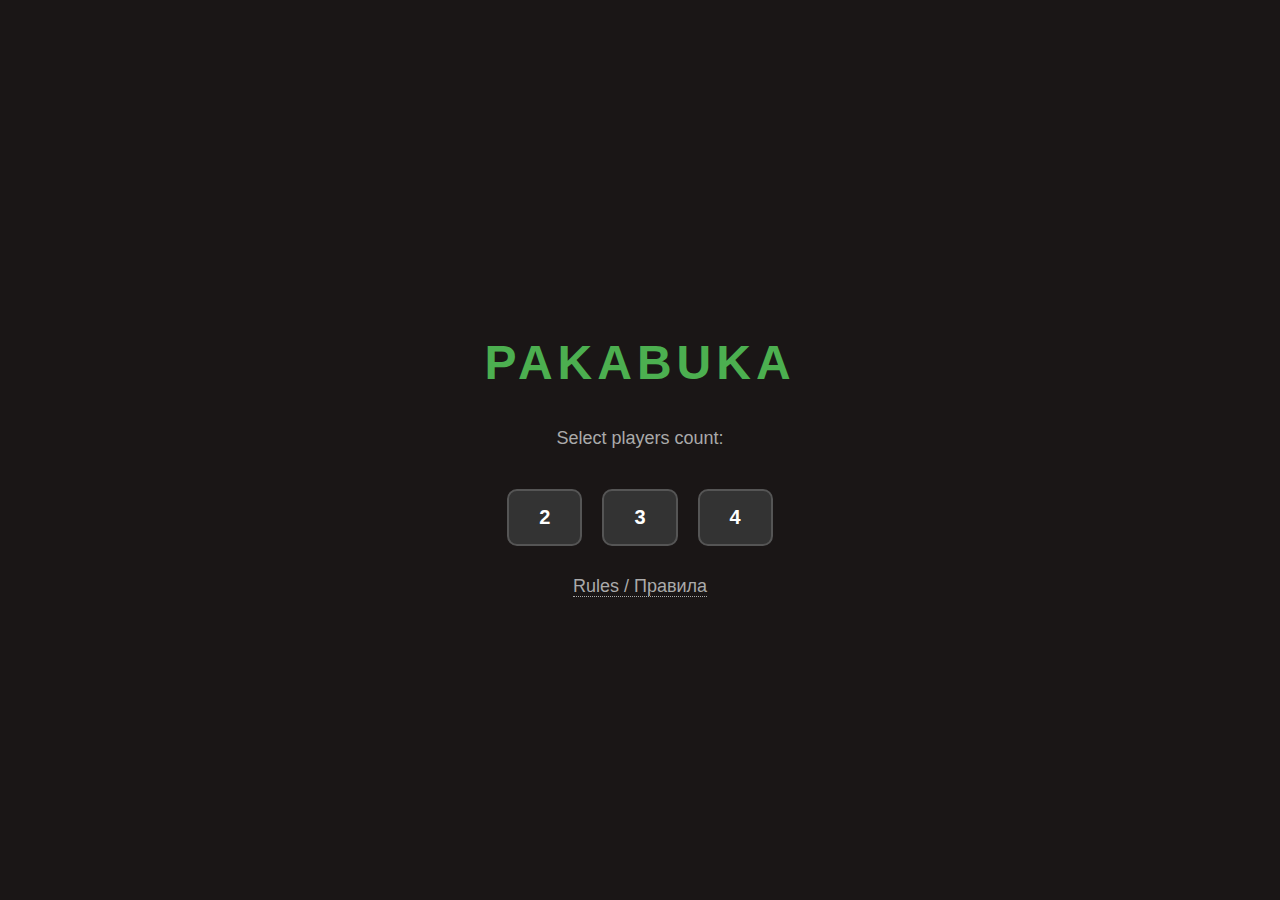
<file: index.html>
<!DOCTYPE html>
<html lang="ru">
<head>
    <meta charset="UTF-8">
    <meta name="viewport" content="width=device-width, initial-scale=1.0, maximum-scale=1.0, user-scalable=no">
    <meta name="apple-mobile-web-app-capable" content="yes"> <meta name="apple-mobile-web-app-status-bar-style" content="black-translucent"> <meta name="mobile-web-app-capable" content="yes"> <meta name="theme-color" content="#948181"> <title>PakaBuka</title>
    <title>ПакаБука</title>
    <link rel="stylesheet" href="style.css">
    <link href="https://fonts.googleapis.com/css2?family=Russo+One&display=swap" rel="stylesheet">
    <link href="https://fonts.googleapis.com/css2?family=Luckiest+Guy&display=swap" rel="stylesheet">
    <link rel="icon" type="image/png" href="favicon.png">
</head>
<body class="menu-active">
    <div id="start-menu">
        <h1>PakaBuka</h1>
        <p>Select players count:</p>
        <div class="menu-buttons">
            <button onclick="game.start(2)">2</button>
            <button onclick="game.start(3)">3</button>
            <button onclick="game.start(4)">4</button>
        </div>
        <div style="margin-top: 30px;">
            <a href="rules.html" style="color: #aaa; text-decoration: none; font-size: 18px; border-bottom: 1px dotted #aaa;">
                Rules / Правила
            </a>
        </div>
    </div>
    <div id="bot-setup-overlay" style="display: none;">
        <div class="bot-setup-box">
            <h2>WHO IS BOT?</h2>
            <div id="bot-rows-container">
                </div>
            <button class="start-confirm-btn" onclick="game.confirmStart()">GO!</button>
        </div>
    </div>

    <div id="modal-overlay">
        <div id="modal-box">
            <div id="modal-options"></div>
        </div>
    </div>
    <div id="test-badge" style="display: none;">Debug mode</div>
        <div id="debug-panel">
        <h3 style="margin: 0 0 10px 0; color: #FFD700;">Настройки UI</h3>
        <label>
            Фон:
            <input type="color" id="cfg-bg" value="#948181" oninput="game.updateStyle('--bg-color', this.value)">
        </label>
        <label>
            Точки (Цвет):
            <input type="color" id="cfg-dot-color" value="#252525" oninput="game.updateStyle('--dot-color', this.value)">
        </label>
        <label>
            Точки (Размер):
            <input type="range" id="cfg-dot-size" min="4" max="20" value="8" oninput="game.updateStyle('--dot-size', this.value + 'px')">
        </label>
        <label>
            Линии:
            <input type="color" id="cfg-line" value="#444444" oninput="game.updateStyle('--line-color', this.value)">
        </label>
    </div>
    <div id="game-field">
        
        <div id="center-hud">
            <div class="dice-container">
                <div id="dice1" class="dice-box">-</div>
                <div id="dice2" class="dice-box">-</div>
            </div>
            <button id="roll-btn" onclick="game.rollDice()">Throw</button>
            <div id="status-msg"></div>
        </div>
    </div>
    <canvas id="fireworks-canvas"></canvas>
    <script src="script.js"></script>
</body>
</html>
</file>
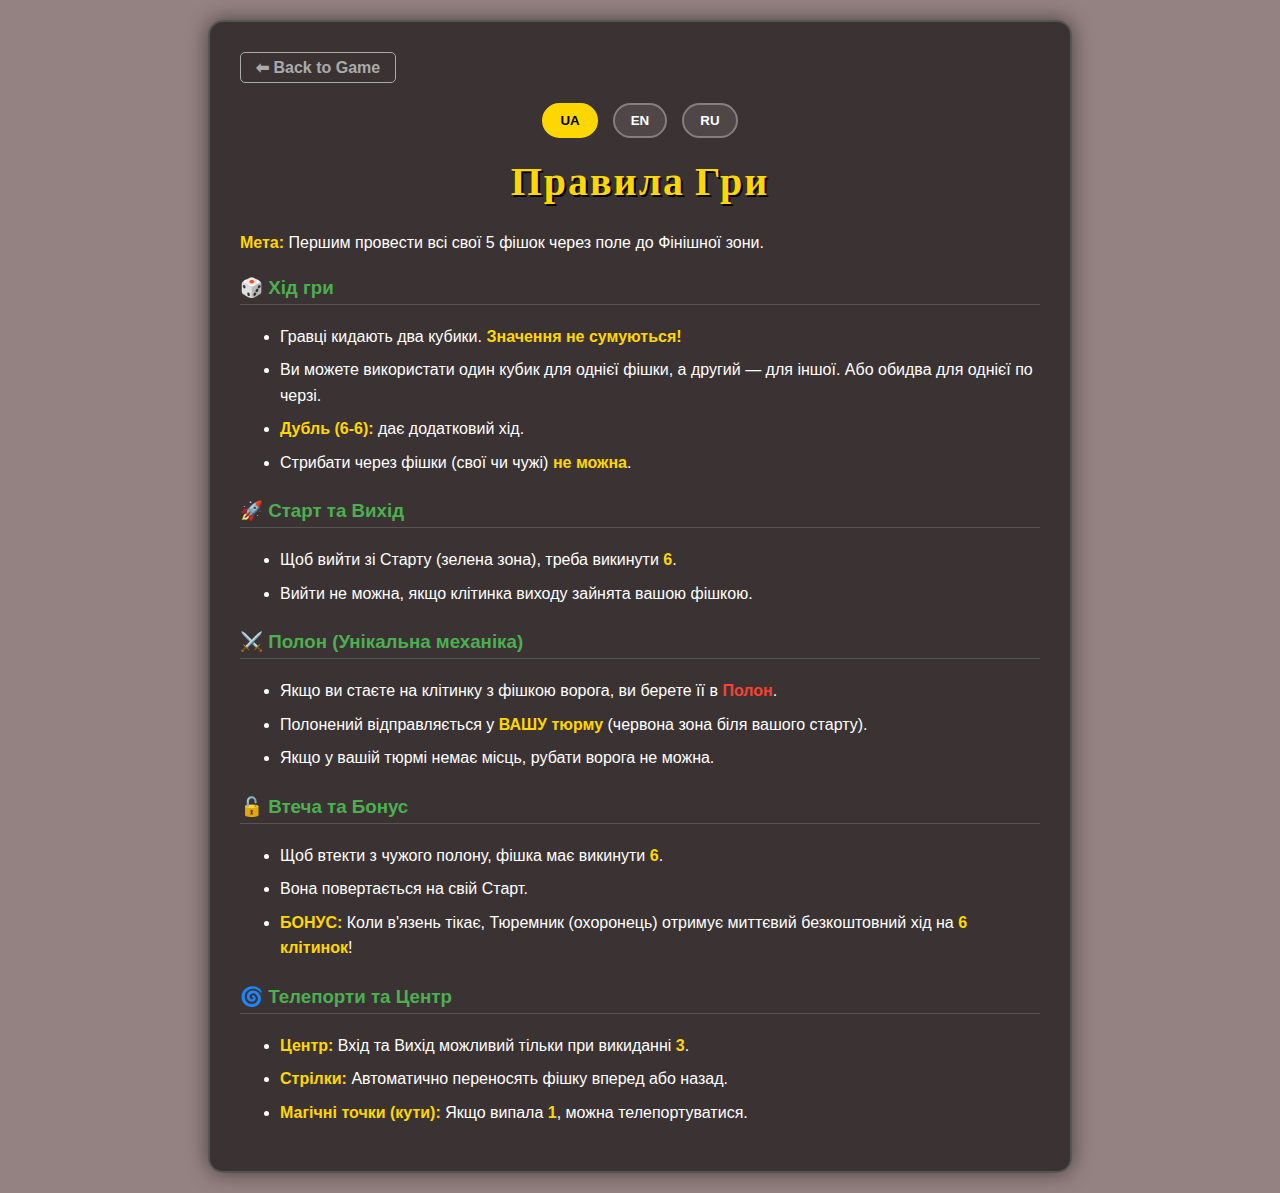
<file: rules.html>
<!DOCTYPE html>
<html lang="ru">
<head>
    <meta charset="UTF-8">
    <meta name="viewport" content="width=device-width, initial-scale=1.0">
    <title>PakaBuka Rules</title>
    <link href="https://fonts.googleapis.com/css2?family=Russo+One&display=swap" rel="stylesheet">
    <link href="https://fonts.googleapis.com/css2?family=Luckiest+Guy&display=swap" rel="stylesheet">
    <link rel="icon" type="image/png" href="favicon.png">
    
    <style>
        body {
            font-family: Arial, sans-serif;
            background-color: #948181; /* Основной цвет фона игры */
            color: #fff;
            margin: 0;
            padding: 20px;
            display: flex;
            flex-direction: column;
            align-items: center;
            min-height: 100vh;
        }

        .container {
            max-width: 800px;
            background: rgba(0, 0, 0, 0.6);
            padding: 30px;
            border-radius: 15px;
            border: 2px solid #555;
            box-shadow: 0 0 20px rgba(0,0,0,0.5);
        }

        h1 {
            font-family: 'Luckiest Guy', cursive;
            color: #FFD700;
            text-align: center;
            letter-spacing: 2px;
            margin-top: 0;
            text-shadow: 2px 2px 0 #000;
            font-size: 2.5em;
        }

        h3 {
            color: #4CAF50; /* Зеленый старт */
            border-bottom: 1px solid #555;
            padding-bottom: 5px;
            margin-top: 25px;
        }

        strong { color: #FFD700; }
        .red-text { color: #F44336; font-weight: bold; }
        .blue-text { color: #00FFFF; font-weight: bold; }

        /* Переключатель языков */
        .lang-switch {
            display: flex;
            justify-content: center;
            gap: 15px;
            margin-bottom: 20px;
        }

        .lang-btn {
            background: rgba(255,255,255,0.1);
            border: 2px solid rgba(255,255,255,0.3);
            color: white;
            padding: 8px 16px;
            border-radius: 20px;
            cursor: pointer;
            font-weight: bold;
            transition: 0.2s;
        }

        .lang-btn:hover, .lang-btn.active {
            background: #FFD700;
            color: black;
            border-color: #FFD700;
        }

        /* Кнопка назад */
        .back-btn {
            display: inline-block;
            margin-bottom: 20px;
            text-decoration: none;
            color: #aaa;
            font-weight: bold;
            border: 1px solid #aaa;
            padding: 5px 15px;
            border-radius: 5px;
            transition: 0.2s;
        }
        .back-btn:hover { background: #fff; color: #000; }

        .rules-content { display: none; }
        .rules-content.active { display: block; animation: fadeIn 0.5s; }

        @keyframes fadeIn {
            from { opacity: 0; } to { opacity: 1; }
        }

        ul { line-height: 1.6; }
        li { margin-bottom: 8px; }
    </style>
</head>
<body>

    <div class="container">
        <a href="index.html" class="back-btn">⬅ Back to Game</a>

        <div class="lang-switch">
            <button class="lang-btn active" onclick="setLang('ua', this)">UA</button>
            <button class="lang-btn" onclick="setLang('en', this)">EN</button>
            <button class="lang-btn" onclick="setLang('ru', this)">RU</button>
        </div>

        <div id="ua" class="rules-content active">
            <h1>Правила Гри</h1>
            <p><strong>Мета:</strong> Першим провести всі свої 5 фішок через поле до Фінішної зони.</p>

            <h3>🎲 Хід гри</h3>
            <ul>
                <li>Гравці кидають два кубики. <strong>Значення не сумуються!</strong></li>
                <li>Ви можете використати один кубик для однієї фішки, а другий — для іншої. Або обидва для однієї по черзі.</li>
                <li><strong>Дубль (6-6):</strong> дає додатковий хід.</li>
                <li>Стрибати через фішки (свої чи чужі) <strong>не можна</strong>.</li>
            </ul>

            <h3>🚀 Старт та Вихід</h3>
            <ul>
                <li>Щоб вийти зі Старту (зелена зона), треба викинути <strong>6</strong>.</li>
                <li>Вийти не можна, якщо клітинка виходу зайнята вашою фішкою.</li>
            </ul>

            <h3>⚔️ Полон (Унікальна механіка)</h3>
            <ul>
                <li>Якщо ви стаєте на клітинку з фішкою ворога, ви берете її в <span class="red-text">Полон</span>.</li>
                <li>Полонений відправляється у <strong>ВАШУ тюрму</strong> (червона зона біля вашого старту).</li>
                <li>Якщо у вашій тюрмі немає місць, рубати ворога не можна.</li>
            </ul>

            <h3>🔓 Втеча та Бонус</h3>
            <ul>
                <li>Щоб втекти з чужого полону, фішка має викинути <strong>6</strong>.</li>
                <li>Вона повертається на свій Старт.</li>
                <li><strong>БОНУС:</strong> Коли в'язень тікає, Тюремник (охоронець) отримує миттєвий безкоштовний хід на <strong>6 клітинок</strong>!</li>
            </ul>

            <h3>🌀 Телепорти та Центр</h3>
            <ul>
                <li><strong>Центр:</strong> Вхід та Вихід можливий тільки при викиданні <strong>3</strong>.</li>
                <li><strong>Стрілки:</strong> Автоматично переносять фішку вперед або назад.</li>
                <li><strong>Магічні точки (кути):</strong> Якщо випала <strong>1</strong>, можна телепортуватися.</li>
            </ul>
        </div>

        <div id="en" class="rules-content">
            <h1>Game Rules</h1>
            <p><strong>Goal:</strong> Be the first to move all 5 pieces around the board to your Finish zone.</p>

            <h3>🎲 Gameplay</h3>
            <ul>
                <li>Players roll two dice. <strong>Values are NOT summed up!</strong></li>
                <li>You can use one die for one piece and the second for another. Or both for the same piece sequentially.</li>
                <li><strong>Double (6-6):</strong> Grants an extra turn.</li>
                <li>You <strong>cannot</strong> jump over pieces (yours or opponents').</li>
            </ul>

            <h3>🚀 Start & Exit</h3>
            <ul>
                <li>To exit the Start (green zone), you must roll a <strong>6</strong>.</li>
                <li>You cannot exit if the spawn point is blocked by your own piece.</li>
            </ul>

            <h3>⚔️ Capture & Prison</h3>
            <ul>
                <li>If you land on an opponent's piece, you capture it into <span class="red-text">Prison</span>.</li>
                <li>The captured piece goes to <strong>YOUR Prison</strong> (red zone near your start), not their home.</li>
                <li>If your prison is full, you cannot capture enemies.</li>
            </ul>

            <h3>🔓 Escape & Warden Bonus</h3>
            <ul>
                <li>To escape from Prison, the captured piece must roll a <strong>6</strong>.</li>
                <li>It returns to its owner's Start.</li>
                <li><strong>WARDEN BONUS:</strong> When a prisoner escapes, the Warden (you) immediately gets a free move of <strong>6 steps</strong> with any piece!</li>
            </ul>

            <h3>🌀 Teleports & Center</h3>
            <ul>
                <li><strong>Center:</strong> Enter and Exit is only possible by rolling a <strong>3</strong>.</li>
                <li><strong>Arrows:</strong> Automatically move the piece forward or backward.</li>
                <li><strong>Magic Points (Corners):</strong> If you roll a <strong>1</strong>, you can teleport to the next sector.</li>
            </ul>
        </div>

        <div id="ru" class="rules-content">
            <h1>Правила Игры</h1>
            <p><strong>Цель:</strong> Первым провести все свои 5 фишек через поле в Финишную зону.</p>

            <h3>🎲 Ход игры</h3>
            <ul>
                <li>Игроки бросают два кубика. <strong>Значения не суммируются!</strong></li>
                <li>Вы можете использовать один кубик для одной фишки, а второй — для другой. Либо оба для одной по очереди.</li>
                <li><strong>Дубль (6-6):</strong> Дает дополнительный ход.</li>
                <li>Перепрыгивать через фишки (свои или чужие) <strong>нельзя</strong>.</li>
            </ul>

            <h3>🚀 Старт и Выход</h3>
            <ul>
                <li>Чтобы выйти со Старта (зеленая зона), нужно выбросить <strong>6</strong>.</li>
                <li>Выйти нельзя, если клетка выхода занята вашей фишкой.</li>
            </ul>

            <h3>⚔️ Плен (Уникальная механика)</h3>
            <ul>
                <li>Если вы встаете на клетку с фишкой врага, вы берете её в <span class="red-text">Плен</span>.</li>
                <li>Пленник отправляется в <strong>ВАШУ тюрьму</strong> (красная зона возле вашего старта).</li>
                <li>Если в вашей тюрьме нет мест, рубить врага нельзя.</li>
            </ul>

            <h3>🔓 Побег и Бонус</h3>
            <ul>
                <li>Чтобы сбежать из чужого плена, фишка должна выбросить <strong>6</strong>.</li>
                <li>Она возвращается на свой Старт.</li>
                <li><strong>БОНУС:</strong> Когда пленник сбегает, Тюремщик (охранявший игрок) получает мгновенный бесплатный ход на <strong>6 клеток</strong>!</li>
            </ul>

            <h3>🌀 Телепорты и Центр</h3>
            <ul>
                <li><strong>Центр:</strong> Вход и Выход возможен только при выпадении <strong>3</strong>.</li>
                <li><strong>Стрелки:</strong> Автоматически переносят фишку вперед или назад.</li>
                <li><strong>Магические точки (углы):</strong> Если выпала <strong>1</strong>, можно телепортироваться.</li>
            </ul>
        </div>

    </div>

    <script>
        function setLang(lang, btn) {
            // Скрыть все блоки
            document.querySelectorAll('.rules-content').forEach(el => el.classList.remove('active'));
            // Показать нужный
            document.getElementById(lang).classList.add('active');
            
            // Обновить кнопки
            document.querySelectorAll('.lang-btn').forEach(el => el.classList.remove('active'));
            if(btn) btn.classList.add('active');
        }
    </script>
</body>
</html>
</file>
<file: style.css>
body {
    font-family: Arial, sans-serif;
    margin: 0; padding: 0;
    display: flex; justify-content: center; align-items: center;
    height: 100vh; background-color: #948181; color: white;
    overflow: hidden; user-select: none;
}
#game-field { position: relative; background-color:#948181; }
.point {
    width: 8px; height: 8px; /*border: 1px solid black;*/
    border-radius: 50%; position: absolute;
    transform: translate(-50%, -50%); z-index: 2; box-sizing: border-box;
}

/*#ui-panel {
    position: absolute; top: 20px; right: 20px;
    background: #948181; padding: 20px;
    border-radius: 10px; border: 1px solid #444; z-index: 100;
    display: flex; flex-direction: column; gap: 15px;
    width: 170px; box-shadow: 0 4px 10px rgba(0,0,0,0.5);
}*/

.dice-container {
    display: flex;
    gap: 15px;
    margin-bottom: 10px;
    pointer-events: auto; /* Кубики можно кликать */
}
.dice-box {
    width: 2.5em; 
    height: 2.5em;
    font-size: clamp(16px, 4vw, 24px);
    background: rgba(255,255,255,0.1); /* Полупрозрачные */
    color: white;
    border: 2px solid rgba(255,255,255,0.3);
    border-radius: 8px;
    display: flex; justify-content: center; align-items: center;
    font-size: 24px; font-weight: bold;
    backdrop-filter: blur(2px);
}
.dice-box:active { transform: scale(0.95); }

button#roll-btn {
    pointer-events: auto;
    padding: 8px 20px;
    font-size: 14px;
    font-weight: bold;
    color: white;
    background: rgba(255,255,255,0.1);
    border: 1px solid rgba(255,255,255,0.5);
    border-radius: 20px;
    cursor: pointer;
    text-transform: uppercase;
    transition: 0.2s;
    backdrop-filter: blur(4px);
}

button#roll-btn:hover {
    background: rgba(255,255,255,0.3);
    box-shadow: 0 0 15px currentColor; /* Светится текущим цветом текста */
}

button#roll-btn:disabled {
    opacity: 0.3;
    cursor: default;
    box-shadow: none;
}

#turn-info { text-align: center; font-size: 16px; font-weight: bold; margin-bottom: 5px; }
#status-msg {
    position: relative; /* Вернем в поток */
    bottom: auto;
    width: auto;
    margin-top: 15px;
    white-space: nowrap; /* Чтобы текст не переносился некрасиво */
}

/* --- 1. ФИШКИ (Резиновый размер) --- */
.piece {
    /* Было: width: 16px; height: 16px; */
    width: 2%;  /* Размер в процентах от поля */
    height: 2%;
    border-radius: 50%; 
    position: absolute;
    transform: translate(-50%, -50%); 
    z-index: 20; /* Поднимаем выше интерфейса */
    
    background-color: var(--p-color); 
    border: 2px solid white; 
    box-shadow: 
        inset 0 0 4px rgba(255, 255, 255, 0.8),
        0 0 5px var(--p-color),
        0 0 10px var(--p-color);
        
    cursor: pointer; 
    transition: top 0.3s, left 0.3s, transform 0.2s, box-shadow 0.2s;
}
.piece:hover { 
    /* При наведении фишка увеличивается и светится ярче */
    transform: translate(-50%, -50%) scale(1.4); 
    z-index: 100;
    box-shadow: 
        inset 0 0 6px rgba(255, 255, 255, 1),
        0 0 10px var(--p-color),
        0 0 20px var(--p-color),
        0 0 30px var(--p-color);
}
.piece.blink { 
    animation: neon-pulse 1s ease-in-out infinite; 
}

/* Диалог */
#modal-overlay {
    position: fixed; top: 0; left: 0; width: 100%; height: 100%;
    background: rgba(0,0,0,0.7); z-index: 200; display: none;
    justify-content: center; align-items: center;
}
#modal-box {
    background: #333; padding: 20px; border-radius: 10px; border: 2px solid gold;
    text-align: center; color: white;
}
.modal-btn {
    margin: 5px; padding: 10px 15px; background: #555; border: none; color: white;
    cursor: pointer; font-size: 16px; border-radius: 5px;
}
.modal-btn:hover { background: #777; }

svg { z-index: 1; }


#start-menu {
    position: fixed; top: 0; left: 0; width: 100%; height: 100%;
    background: #1a1616; z-index: 300;
    display: flex; flex-direction: column;
    justify-content: center; align-items: center;
    color: white;
}
#start-menu h1 { font-size: 48px; color: #4CAF50; margin-bottom: 20px; text-transform: uppercase; letter-spacing: 5px; }
#start-menu p { font-size: 18px; color: #aaa; margin-bottom: 40px; }
.menu-buttons { display: flex; gap: 20px; }
.menu-buttons button {
    padding: 15px 30px; font-size: 20px; font-weight: bold;
    background: #333; color: white; border: 2px solid #555;
    border-radius: 10px; cursor: pointer; transition: 0.2s;
}
.menu-buttons button:hover { background: #4CAF50; border-color: #4CAF50; transform: scale(1.1); color: #000; }

/* Стиль для индикатора тестового режима */
#test-badge {
    display: none; /* Скрыт по умолчанию */
    background-color: #ff0000;
    color: white;
    font-size: 10px;
    padding: 2px 5px;
    border-radius: 4px;
    position: absolute;
    top: 5px;
    left: 5px;
    font-weight: bold;
    letter-spacing: 1px;
}

/* --- Стили для стрелок телепорта --- */
.teleport-arrow {
    stroke: #00ffff; /* Яркий циан */
    stroke-width: 3px;
    fill: none;
    stroke-linecap: round;
    /* Пунктир для анимации */
    stroke-dasharray: 10, 5; 
    /* Свечение */
    filter: drop-shadow(0 0 3px #00ffff) drop-shadow(0 0 6px #0000ff);
    /* Анимация потока */
    animation: flowLine 1s linear infinite;
    opacity: 0.8;
}

@keyframes flowLine {
    to {
        stroke-dashoffset: -15; /* Двигаем пунктир */
    }
}

@keyframes neon-pulse { 
    0%, 100% { 
        transform: translate(-50%, -50%) scale(1);
        opacity: 1;
        box-shadow: 0 0 10px var(--p-color);
    } 
    50% { 
        transform: translate(-50%, -50%) scale(1.2);
        opacity: 0.8;
        box-shadow: 0 0 25px var(--p-color), 0 0 35px white; /* Вспышка белым */
    } 
}

/* --- Подсветка доступных ходов --- */
.point.highlight-dest {
    /* Убираем изменение фона самой точки, чтобы не путать цвета */
    z-index: 50 !important;
    cursor: pointer;
}

@keyframes dest-pulse {
    from { transform: translate(-50%, -50%) scale(1.3); opacity: 0.8; }
    to { transform: translate(-50%, -50%) scale(1.6); opacity: 1; }
}

/* Создаем пульсирующий прицел вокруг точки */
.point.highlight-dest::after {
    content: '';
    position: absolute;
    top: 50%; left: 50%;
    transform: translate(-50%, -50%);
    width: 300%; height: 300%; /* Кольцо в 3 раза больше точки */
    border: 2px solid #fff;     /* Белое кольцо */
    border-radius: 50%;
    animation: target-ripple 1s infinite ease-out;
    box-shadow: 0 0 10px #fff;
    pointer-events: none; /* Чтобы клик проходил сквозь кольцо в точку */
}

@keyframes target-ripple {
    0% { width: 100%; height: 100%; opacity: 1; border-width: 3px; }
    100% { width: 400%; height: 400%; opacity: 0; border-width: 0px; }
}

#center-hud {
    position: absolute;
    /* Позиция по вертикали (как ты хотел, внизу) */
    top: 85%; 
    
    /* СТРОГОЕ ЦЕНТРИРОВАНИЕ ПО ГОРИЗОНТАЛИ */
    left: 50%; 
    transform: translate(-50%, -50%); /* Центруем и по X, и по Y относительно точки */
    
    /* Теперь ширина зависит от размера поля */
    width: 40%; /* Займет 40% ширины игрового поля. Можешь менять число */
    height: auto;
    
    background: none;
    border: none;
    box-shadow: none;
    border-radius: 0;

    z-index: 30;
    
    display: flex;
    flex-direction: column;
    justify-content: center;
    align-items: center;
    
    pointer-events: none; 
}

#center-hud > * {
    pointer-events: auto;
}

.game-logo {
    position: absolute;
    top: 3%;
    left: 50%;
    transform: translateX(-50%);
    z-index: 5;

    /* Оставляем только один шрифт */
    font-family: 'Luckiest Guy', cursive; 
    font-size: 2.5em; /* Чуть крупнее */
    letter-spacing: 3px;
    
    /* Делаем цвет светлее (золото), чтобы читалось на фоне #948181 */
    color: #FFD700; 
    
    /* Черная обводка текста для четкости */
    -webkit-text-stroke: 1px black; 
    text-shadow: 3px 3px 0px rgba(0, 0, 0, 0.8); /* Жесткая тень для мультяшности */
    
    pointer-events: none;
    user-select: none;
    white-space: nowrap; /* Чтобы не переносился на узких экранах */
}

/* =========================================
   АДАПТИВНОСТЬ (MOBILE LAYOUTS)
   ========================================= */

/* --- 1. Мобильный ВЕРТИКАЛЬНЫЙ (Portrait) --- */
/* Лого сверху, Кубики снизу, Поле посередине */
@media (max-width: 768px) and (orientation: portrait) {
    
    /* Логотип выносим наверх экрана */
    .game-logo {
        position: fixed; /* Фиксируем относительно экрана, а не поля */
        top: 30px;
        left: 50%;
        transform: translateX(-50%);
        width: 100%;
        text-align: center;
        font-size: 3em; /* Крупнее */
        z-index: 1000;
    }

    /* Панель управления прибиваем к низу экрана */
    #center-hud {
        position: fixed;
        top: auto;
        bottom: 30px;
        left: 50%;
        transform: translateX(-50%);
        width: 90%;
        
        /* ВАЖНО: Сам контейнер прозрачный и пропускает клики сквозь пустое место */
        pointer-events: none; 
        
        /* Убираем весь фон и рамки */
        background: none;
        border: none;
        box-shadow: none;
        backdrop-filter: none;
        padding: 0;
        
        z-index: 1000;
        
        /* Выстраиваем элементы */
        display: flex;
        flex-direction: column;
        align-items: center;
        gap: 15px; /* Отступ между кубиками и кнопкой */
    }
    #center-hud > * {
        pointer-events: auto;
    }

    button#roll-btn {
        width: 100%; /* Кнопка во всю ширину для удобства пальца */
        padding: 15px;
        font-size: 18px;
    }
}

/* --- 2. Мобильный ГОРИЗОНТАЛЬНЫЙ (Landscape) --- */
/* Логотип чуть наезжает, Кубики справа сбоку */
@media (max-height: 600px) and (orientation: landscape) {

    /* Логотип в левом верхнем углу или по центру, слегка на поле */
    .game-logo {
        position: fixed;
        top: 10px;
        left: 20px; /* Сдвигаем влево, чтобы не мешать центру */
        transform: none;
        font-size: 2em;
        z-index: 50; /* Поверх поля, но под интерфейсом */
        opacity: 0.8; /* Чуть прозрачнее, чтобы видеть фишки под ним */
    }

    /* Панель управления справа вертикальным столбиком */
    #center-hud {
        position: fixed;
        top: 50%;
        left: auto;
        right: 20px; /* Прижимаем к правому краю */
        bottom: auto;
        transform: translateY(-50%); /* Центруем по вертикали */
        
        width: auto;
        height: auto;
        
        display: flex;
        flex-direction: column; /* Вертикальная колонка */
        gap: 10px;
        
        background: rgba(0, 0, 0, 0.5);
        padding: 10px;
        border-radius: 15px;
        z-index: 1000;
    }

    .dice-container {
        flex-direction: column; /* Кубики друг под другом */
        gap: 10px;
        margin-bottom: 5px;
    }

    button#roll-btn {
        width: 100%;
        font-size: 14px;
        white-space: normal;
        line-height: 1.2;
    }
    
    #status-msg {
        display: none; /* На узком экране статус может мешать, лучше скрыть или уменьшить */
    }
}

/* --- СКРЫВАЕМ ИНТЕРФЕЙС ПРИ СТАРТЕ --- */
body.menu-active .game-logo,
body.menu-active #center-hud,
body.menu-active #test-badge {
    display: none !important;
}
</file>
